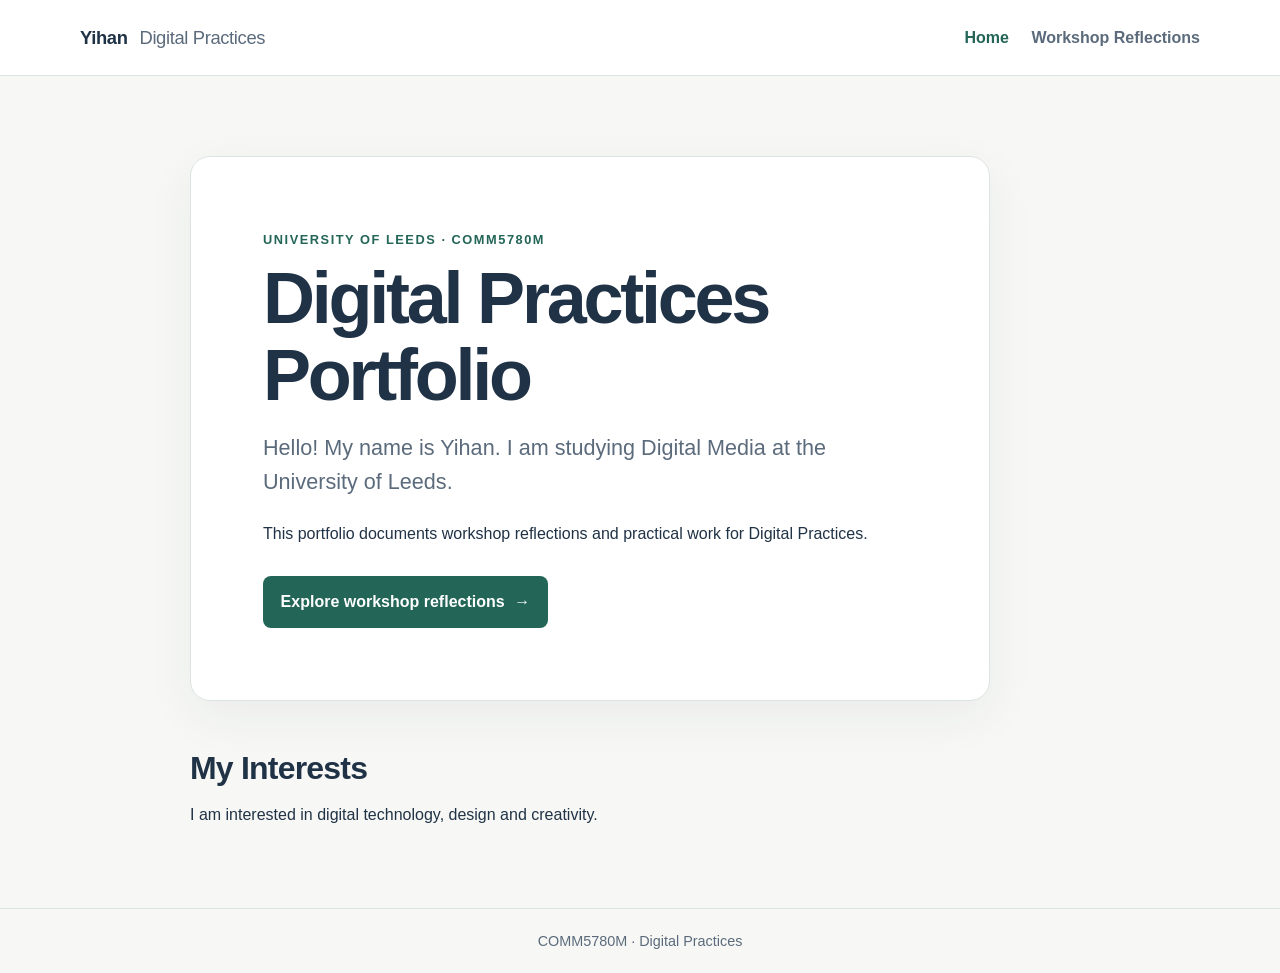
<file: index.html>
<!doctype html>
<html lang="en">
<head>
  <meta charset="utf-8">
  <meta name="viewport" content="width=device-width, initial-scale=1">
  <meta name="description" content="Yihan's Digital Practices portfolio at the University of Leeds.">
  <title>Yihan | Digital Practices Portfolio</title>
  <link rel="stylesheet" href="style.css">
</head>
<body>
  <header class="site-header">
    <a class="brand" href="index.html">Yihan <span>Digital Practices</span></a>
    <nav aria-label="Main navigation">
      <a class="active" href="index.html" aria-current="page">Home</a>
      <a href="workshop-reflections.html">Workshop Reflections</a>
    </nav>
  </header>
  <main class="home-main">
    <section class="intro-card" aria-labelledby="intro-title">
      <p class="eyebrow">University of Leeds · COMM5780M</p>
      <h1 id="intro-title">Digital Practices Portfolio</h1>
      <p class="lead">Hello! My name is Yihan. I am studying Digital Media at the University of Leeds.</p>
      <p>This portfolio documents workshop reflections and practical work for Digital Practices.</p>
      <a class="button-link" href="workshop-reflections.html">Explore workshop reflections <span aria-hidden="true">→</span></a>
    </section>
    <section class="interests" aria-labelledby="interests-title">
      <h2 id="interests-title">My Interests</h2>
      <p>I am interested in digital technology, design and creativity.</p>
    </section>
  </main>
  <footer><p>COMM5780M · Digital Practices</p></footer>
</body>
</html>
</file>
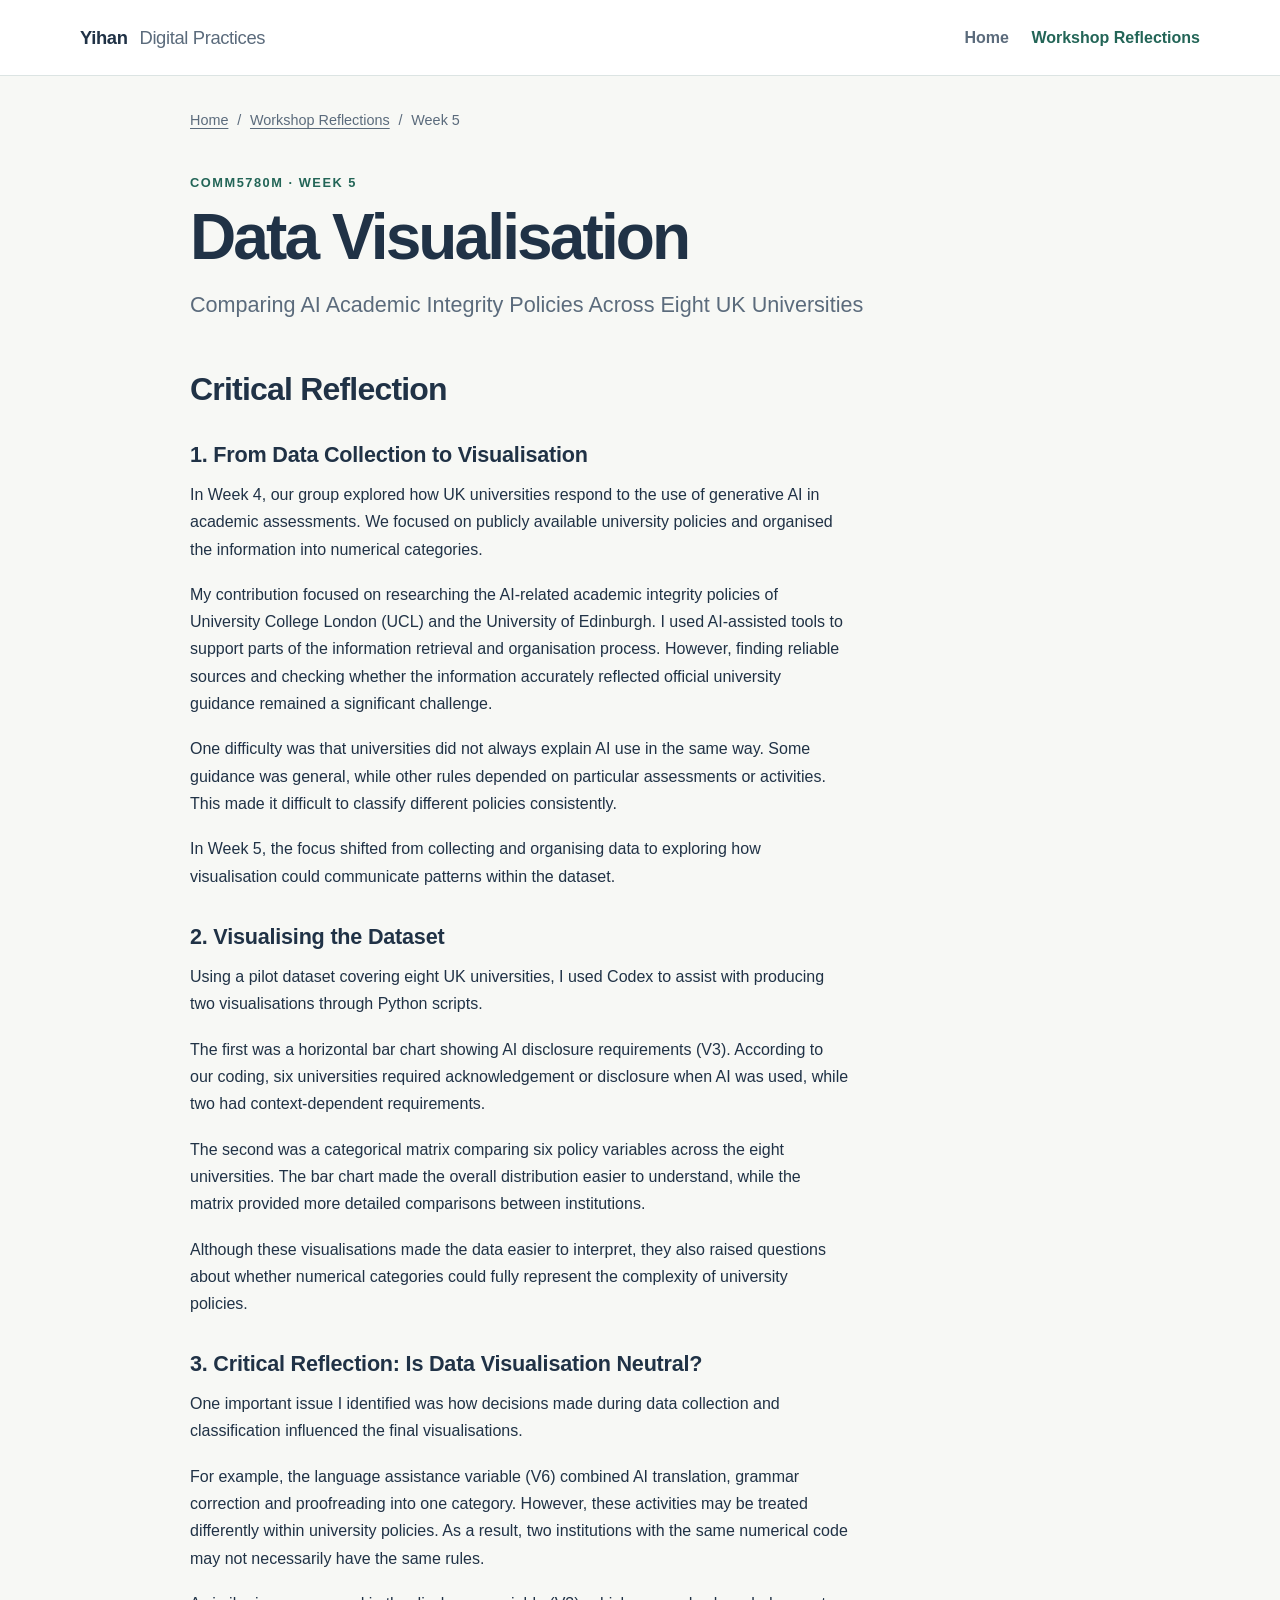
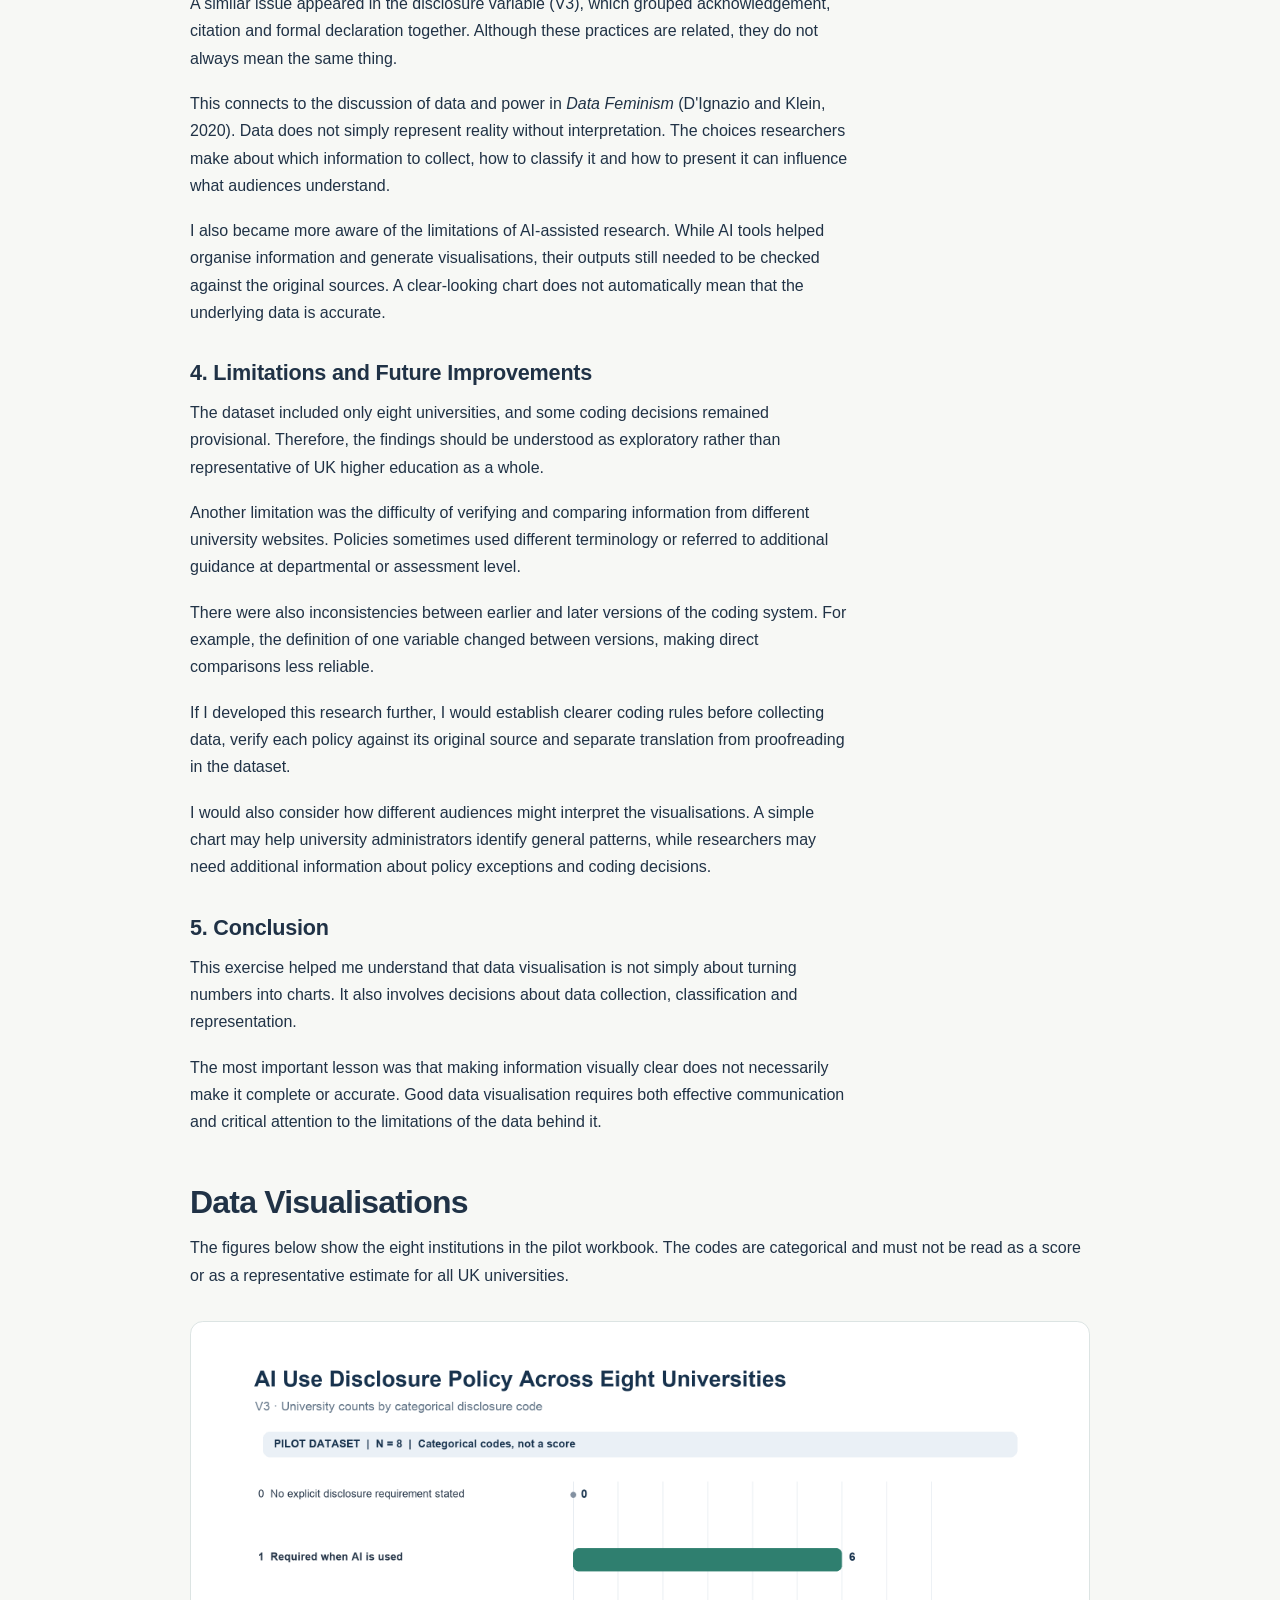
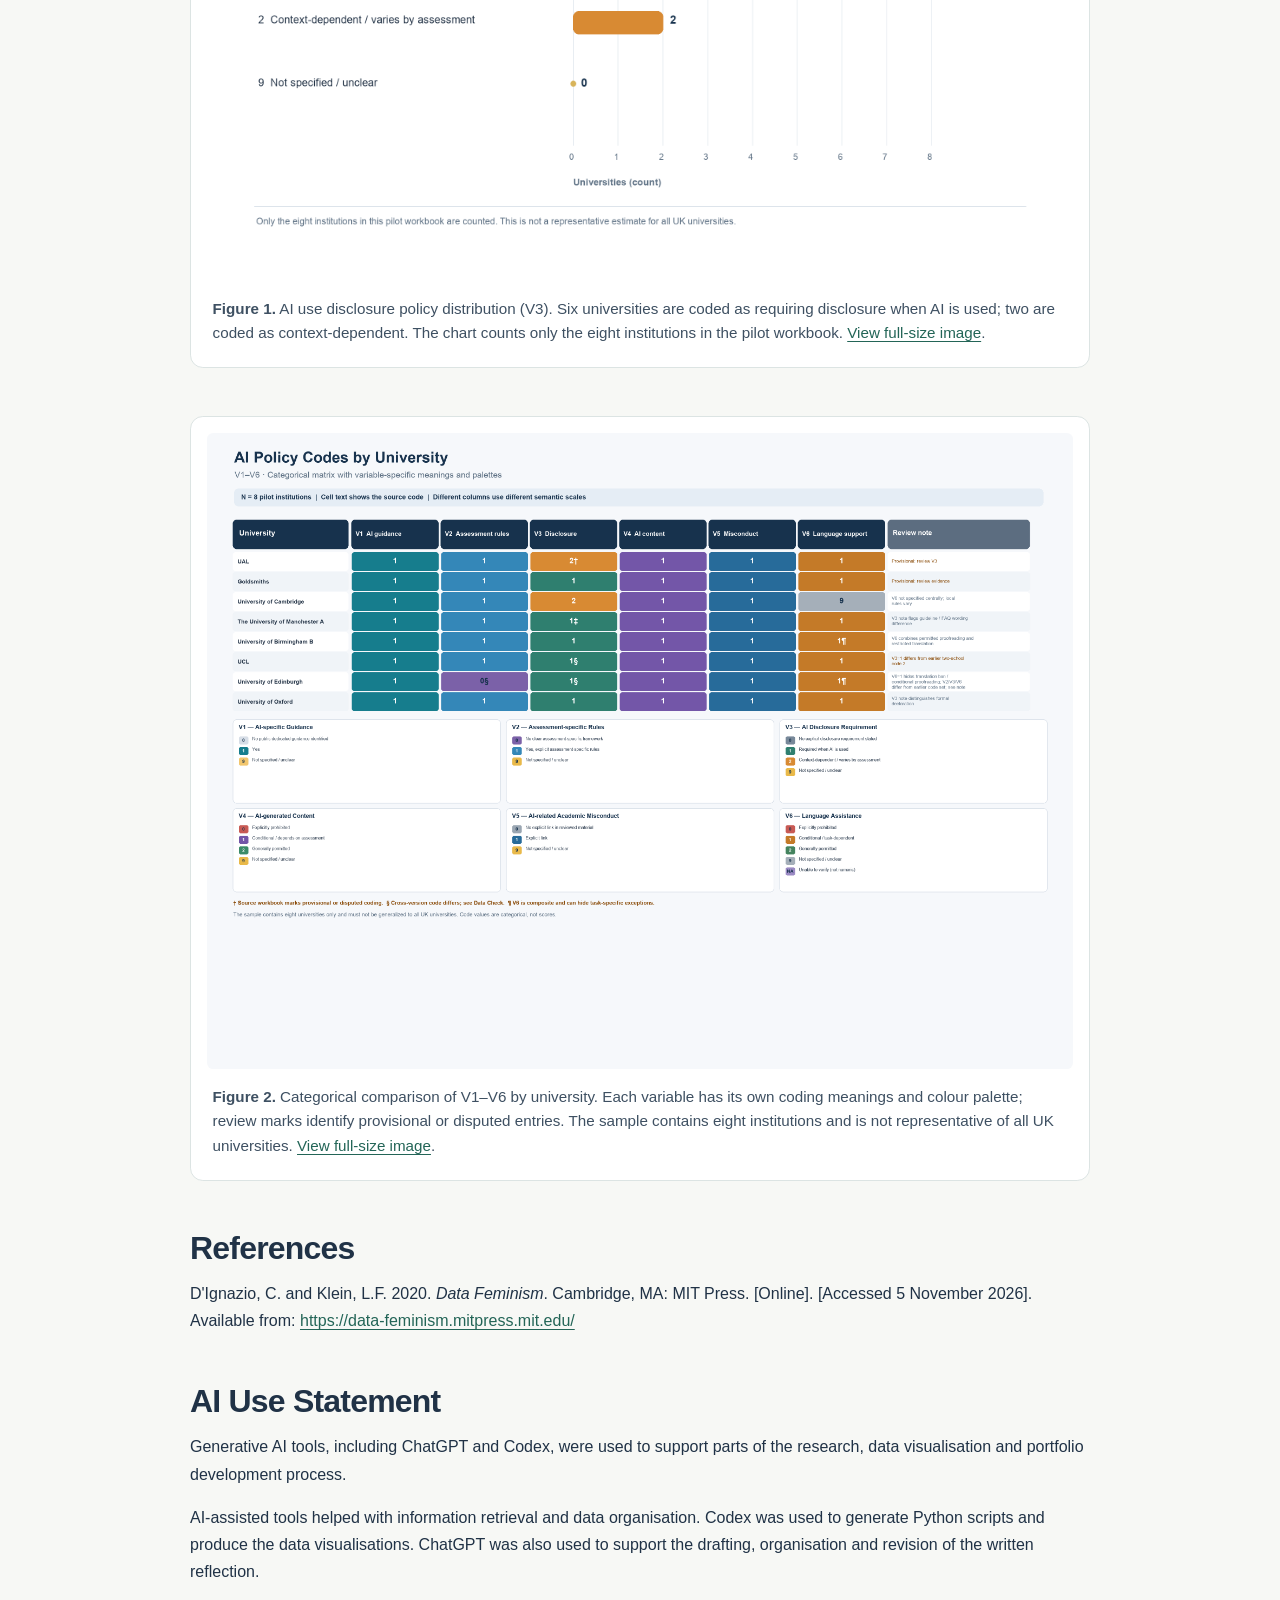
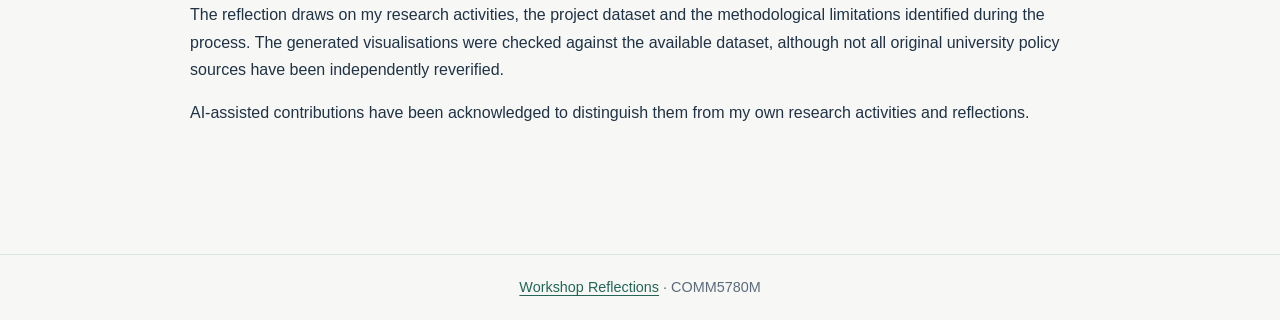
<file: week-5.html>
<!doctype html>
<html lang="en">
<head>
  <meta charset="utf-8">
  <meta name="viewport" content="width=device-width, initial-scale=1">
  <meta name="description" content="Week 5 critical reflection and data visualisations for COMM5780M.">
  <title>Week 5: Data Visualisation | Yihan</title>
  <link rel="stylesheet" href="style.css">
</head>
<body>
  <header class="site-header">
    <a class="brand" href="index.html">Yihan <span>Digital Practices</span></a>
    <nav aria-label="Main navigation">
      <a href="index.html">Home</a>
      <a class="active" href="workshop-reflections.html" aria-current="page">Workshop Reflections</a>
    </nav>
  </header>
  <main class="article-main">
    <nav class="breadcrumbs" aria-label="Breadcrumb"><a href="index.html">Home</a><span aria-hidden="true">/</span><a href="workshop-reflections.html">Workshop Reflections</a><span aria-hidden="true">/</span><span>Week 5</span></nav>
    <article>
      <header class="article-heading">
        <p class="eyebrow">COMM5780M · Week 5</p>
        <h1>Data Visualisation</h1>
        <p class="lead">Comparing AI Academic Integrity Policies Across Eight UK Universities</p>
      </header>
      <section class="reflection-content" aria-labelledby="reflection-title">
        <h2 id="reflection-title">Critical Reflection</h2>
        <h3>1. From Data Collection to Visualisation</h3>
        <p>In Week 4, our group explored how UK universities respond to the use of generative AI in academic assessments. We focused on publicly available university policies and organised the information into numerical categories.</p>
        <p>My contribution focused on researching the AI-related academic integrity policies of University College London (UCL) and the University of Edinburgh. I used AI-assisted tools to support parts of the information retrieval and organisation process. However, finding reliable sources and checking whether the information accurately reflected official university guidance remained a significant challenge.</p>
        <p>One difficulty was that universities did not always explain AI use in the same way. Some guidance was general, while other rules depended on particular assessments or activities. This made it difficult to classify different policies consistently.</p>
        <p>In Week 5, the focus shifted from collecting and organising data to exploring how visualisation could communicate patterns within the dataset.</p>

        <h3>2. Visualising the Dataset</h3>
        <p>Using a pilot dataset covering eight UK universities, I used Codex to assist with producing two visualisations through Python scripts.</p>
        <p>The first was a horizontal bar chart showing AI disclosure requirements (V3). According to our coding, six universities required acknowledgement or disclosure when AI was used, while two had context-dependent requirements.</p>
        <p>The second was a categorical matrix comparing six policy variables across the eight universities. The bar chart made the overall distribution easier to understand, while the matrix provided more detailed comparisons between institutions.</p>
        <p>Although these visualisations made the data easier to interpret, they also raised questions about whether numerical categories could fully represent the complexity of university policies.</p>

        <h3>3. Critical Reflection: Is Data Visualisation Neutral?</h3>
        <p>One important issue I identified was how decisions made during data collection and classification influenced the final visualisations.</p>
        <p>For example, the language assistance variable (V6) combined AI translation, grammar correction and proofreading into one category. However, these activities may be treated differently within university policies. As a result, two institutions with the same numerical code may not necessarily have the same rules.</p>
        <p>A similar issue appeared in the disclosure variable (V3), which grouped acknowledgement, citation and formal declaration together. Although these practices are related, they do not always mean the same thing.</p>
        <p>This connects to the discussion of data and power in <em>Data Feminism</em> (D'Ignazio and Klein, 2020). Data does not simply represent reality without interpretation. The choices researchers make about which information to collect, how to classify it and how to present it can influence what audiences understand.</p>
        <p>I also became more aware of the limitations of AI-assisted research. While AI tools helped organise information and generate visualisations, their outputs still needed to be checked against the original sources. A clear-looking chart does not automatically mean that the underlying data is accurate.</p>

        <h3>4. Limitations and Future Improvements</h3>
        <p>The dataset included only eight universities, and some coding decisions remained provisional. Therefore, the findings should be understood as exploratory rather than representative of UK higher education as a whole.</p>
        <p>Another limitation was the difficulty of verifying and comparing information from different university websites. Policies sometimes used different terminology or referred to additional guidance at departmental or assessment level.</p>
        <p>There were also inconsistencies between earlier and later versions of the coding system. For example, the definition of one variable changed between versions, making direct comparisons less reliable.</p>
        <p>If I developed this research further, I would establish clearer coding rules before collecting data, verify each policy against its original source and separate translation from proofreading in the dataset.</p>
        <p>I would also consider how different audiences might interpret the visualisations. A simple chart may help university administrators identify general patterns, while researchers may need additional information about policy exceptions and coding decisions.</p>

        <h3>5. Conclusion</h3>
        <p>This exercise helped me understand that data visualisation is not simply about turning numbers into charts. It also involves decisions about data collection, classification and representation.</p>
        <p>The most important lesson was that making information visually clear does not necessarily make it complete or accurate. Good data visualisation requires both effective communication and critical attention to the limitations of the data behind it.</p>
      </section>
      <section aria-labelledby="visualisations-title">
        <h2 id="visualisations-title">Data Visualisations</h2>
        <p>The figures below show the eight institutions in the pilot workbook. The codes are categorical and must not be read as a score or as a representative estimate for all UK universities.</p>
        <figure class="chart-figure">
          <a class="chart-link" href="assets/Week5_Chart_A.png" target="_blank" rel="noopener" aria-label="Open Chart A at full size in a new tab">
            <img src="assets/Week5_Chart_A.png" alt="Horizontal bar chart showing AI use disclosure policy codes across eight universities: six are coded 1, required when AI is used; two are coded 2, context-dependent; zero are coded 0 or 9." loading="lazy">
          </a>
          <figcaption><strong>Figure 1.</strong> AI use disclosure policy distribution (V3). Six universities are coded as requiring disclosure when AI is used; two are coded as context-dependent. The chart counts only the eight institutions in the pilot workbook. <a href="assets/Week5_Chart_A.png" target="_blank" rel="noopener">View full-size image</a>.</figcaption>
        </figure>
        <figure class="chart-figure">
          <a class="chart-link" href="assets/Week5_Chart_B.png" target="_blank" rel="noopener" aria-label="Open Chart B at full size in a new tab">
            <img src="assets/Week5_Chart_B.png" alt="Categorical matrix comparing eight universities on six AI policy variables V1 to V6. Each column has its own colour scale and code key; review notes mark provisional and disputed entries." loading="lazy">
          </a>
          <figcaption><strong>Figure 2.</strong> Categorical comparison of V1–V6 by university. Each variable has its own coding meanings and colour palette; review marks identify provisional or disputed entries. The sample contains eight institutions and is not representative of all UK universities. <a href="assets/Week5_Chart_B.png" target="_blank" rel="noopener">View full-size image</a>.</figcaption>
        </figure>
      </section>
      <section aria-labelledby="references-title">
        <h2 id="references-title">References</h2>
        <p>D'Ignazio, C. and Klein, L.F. 2020. <em>Data Feminism</em>. Cambridge, MA: MIT Press. [Online]. [Accessed 5 November 2026]. Available from: <a href="https://data-feminism.mitpress.mit.edu/" target="_blank" rel="noopener">https://data-feminism.mitpress.mit.edu/</a></p>
      </section>
      <section aria-labelledby="ai-use-title">
        <h2 id="ai-use-title">AI Use Statement</h2>
        <p>Generative AI tools, including ChatGPT and Codex, were used to support parts of the research, data visualisation and portfolio development process.</p>
        <p>AI-assisted tools helped with information retrieval and data organisation. Codex was used to generate Python scripts and produce the data visualisations. ChatGPT was also used to support the drafting, organisation and revision of the written reflection.</p>
        <p>The reflection draws on my research activities, the project dataset and the methodological limitations identified during the process. The generated visualisations were checked against the available dataset, although not all original university policy sources have been independently reverified.</p>
        <p>AI-assisted contributions have been acknowledged to distinguish them from my own research activities and reflections.</p>
      </section>
    </article>
  </main>
  <footer><p><a href="workshop-reflections.html">Workshop Reflections</a> · COMM5780M</p></footer>
</body>
</html>
</file>
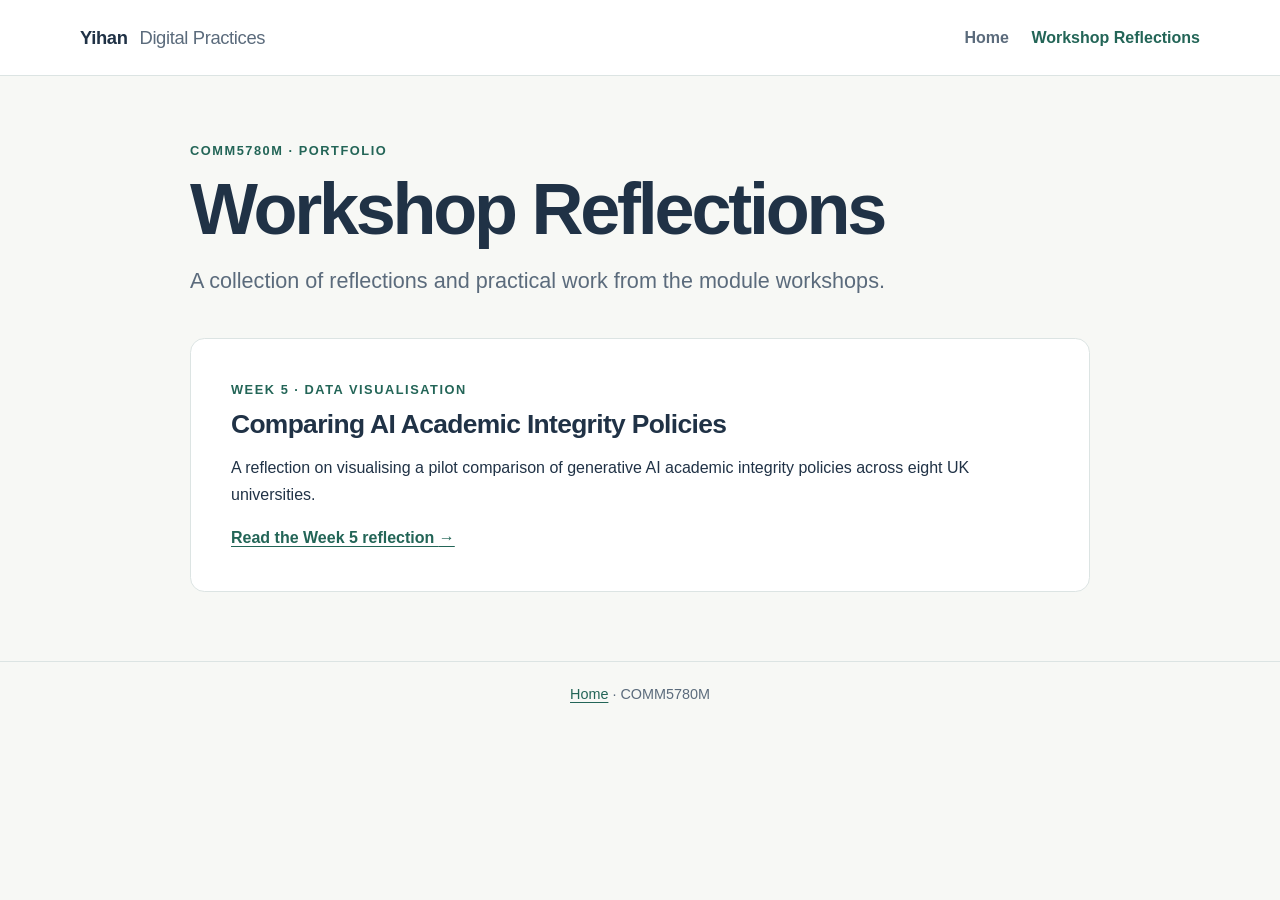
<file: workshop-reflections.html>
<!doctype html>
<html lang="en">
<head>
  <meta charset="utf-8">
  <meta name="viewport" content="width=device-width, initial-scale=1">
  <meta name="description" content="Workshop reflections for COMM5780M Digital Practices.">
  <title>Workshop Reflections | Yihan</title>
  <link rel="stylesheet" href="style.css">
</head>
<body>
  <header class="site-header">
    <a class="brand" href="index.html">Yihan <span>Digital Practices</span></a>
    <nav aria-label="Main navigation">
      <a href="index.html">Home</a>
      <a class="active" href="workshop-reflections.html" aria-current="page">Workshop Reflections</a>
    </nav>
  </header>
  <main class="content-main">
    <p class="eyebrow">COMM5780M · Portfolio</p>
    <h1>Workshop Reflections</h1>
    <p class="lead">A collection of reflections and practical work from the module workshops.</p>
    <article class="reflection-card">
      <p class="eyebrow">Week 5 · Data Visualisation</p>
      <h2><a href="week-5.html">Comparing AI Academic Integrity Policies</a></h2>
      <p>A reflection on visualising a pilot comparison of generative AI academic integrity policies across eight UK universities.</p>
      <a class="text-link" href="week-5.html">Read the Week 5 reflection <span aria-hidden="true">→</span></a>
    </article>
  </main>
  <footer><p><a href="index.html">Home</a> · COMM5780M</p></footer>
</body>
</html>
</file>
<file: style.css>
:root {
  color-scheme: light;
  --ink: #203246;
  --muted: #5b6b7c;
  --green: #2f806f;
  --green-dark: #236557;
  --paper: #f7f8f5;
  --surface: #ffffff;
  --line: #dce4e3;
  --soft: #eaf1ef;
  font-family: Inter, -apple-system, BlinkMacSystemFont, "Segoe UI", sans-serif;
}
* { box-sizing: border-box; }
body { margin: 0; color: var(--ink); background: var(--paper); line-height: 1.7; }
a { color: var(--green-dark); text-underline-offset: .2em; }
a:hover { color: #174a40; }
:focus-visible { outline: 3px solid #d58c35; outline-offset: 3px; }
.site-header { min-height: 76px; padding: 1rem max(5vw, calc((100vw - 1120px)/2)); display: flex; align-items: center; justify-content: space-between; gap: 1.5rem; background: var(--surface); border-bottom: 1px solid var(--line); }
.brand { color: var(--ink); text-decoration: none; font-size: 1.15rem; font-weight: 750; letter-spacing: -.02em; white-space: nowrap; }
.brand span { color: var(--muted); font-weight: 450; margin-left: .45rem; }
.site-header nav { display: flex; flex-wrap: wrap; gap: .5rem 1.4rem; }
.site-header nav a { color: var(--muted); text-decoration: none; font-weight: 600; }
.site-header nav a.active, .site-header nav a:hover { color: var(--green-dark); }
.home-main, .content-main, .article-main { width: min(100% - 2.5rem, 900px); margin: 0 auto; }
.home-main { padding: 5rem 0 4rem; }
.intro-card { max-width: 800px; padding: clamp(2rem, 6vw, 4.5rem); background: var(--surface); border: 1px solid var(--line); border-radius: 1.25rem; box-shadow: 0 15px 50px rgba(32,50,70,.06); }
.eyebrow { margin: 0 0 .55rem; color: var(--green-dark); font-size: .8rem; font-weight: 750; letter-spacing: .12em; text-transform: uppercase; }
h1, h2, p { margin-top: 0; }
h1 { margin-bottom: 1rem; font-size: clamp(2.3rem, 7vw, 4.5rem); line-height: 1.08; letter-spacing: -.045em; }
h2 { margin-bottom: .8rem; font-size: clamp(1.5rem, 4vw, 2rem); line-height: 1.2; letter-spacing: -.025em; }
.lead { color: var(--muted); font-size: clamp(1.12rem, 2vw, 1.35rem); line-height: 1.55; }
.button-link { display: inline-flex; gap: .6rem; align-items: center; margin-top: .8rem; padding: .8rem 1.1rem; border-radius: .5rem; background: var(--green-dark); color: white; font-weight: 700; text-decoration: none; }
.button-link:hover { background: #174a40; color: white; }
.interests { margin: 3rem 0 0; max-width: 700px; }
.content-main { min-height: 65vh; padding: 4rem 0; }
.reflection-card { margin-top: 2.5rem; padding: clamp(1.5rem, 4vw, 2.5rem); background: var(--surface); border: 1px solid var(--line); border-radius: .9rem; }
.reflection-card h2 { font-size: 1.65rem; }
.reflection-card h2 a { color: var(--ink); text-decoration: none; }
.reflection-card h2 a:hover { color: var(--green-dark); text-decoration: underline; }
.text-link { font-weight: 700; }
.article-main { max-width: 960px; padding: 2rem 0 5rem; }
.breadcrumbs { display: flex; flex-wrap: wrap; gap: .55rem; margin-bottom: 2.5rem; color: var(--muted); font-size: .9rem; }
.breadcrumbs a { color: var(--muted); }
.article-heading { max-width: 800px; margin-bottom: 3rem; }
.article-heading h1 { font-size: clamp(2.4rem, 6vw, 4rem); }
.article-main section { margin: 3rem 0; }
.reflection-content h3 { margin: 2rem 0 .75rem; font-size: clamp(1.15rem, 2.5vw, 1.35rem); line-height: 1.35; letter-spacing: -.01em; }
.reflection-content p { max-width: 74ch; margin-bottom: 1.15rem; }
.chart-figure { margin: 2rem 0 3rem; padding: clamp(.6rem, 2vw, 1rem); background: var(--surface); border: 1px solid var(--line); border-radius: .8rem; }
.chart-link { display: block; line-height: 0; }
.chart-figure img { display: block; width: 100%; max-width: 100%; height: auto; object-fit: contain; border-radius: .4rem; }
.chart-figure figcaption { padding: 1rem .35rem .35rem; color: #3e5062; font-size: .95rem; line-height: 1.6; }
footer { padding: 1.25rem 5vw; border-top: 1px solid var(--line); color: var(--muted); text-align: center; font-size: .9rem; }
footer p { margin: 0; }
@media (max-width: 640px) {
  .site-header { align-items: flex-start; flex-direction: column; gap: .65rem; padding: 1rem 1.25rem; }
  .site-header nav { gap: .35rem 1rem; }
  .home-main { padding: 2rem 0; }
  .content-main { padding: 2.5rem 0; }
  .article-main { width: min(100% - 1.5rem, 960px); padding-top: 1.25rem; }
  .breadcrumbs { margin-bottom: 1.7rem; }
}
@media (prefers-reduced-motion: no-preference) {
  a { transition: color .15s ease, background-color .15s ease; }
}
</file>
